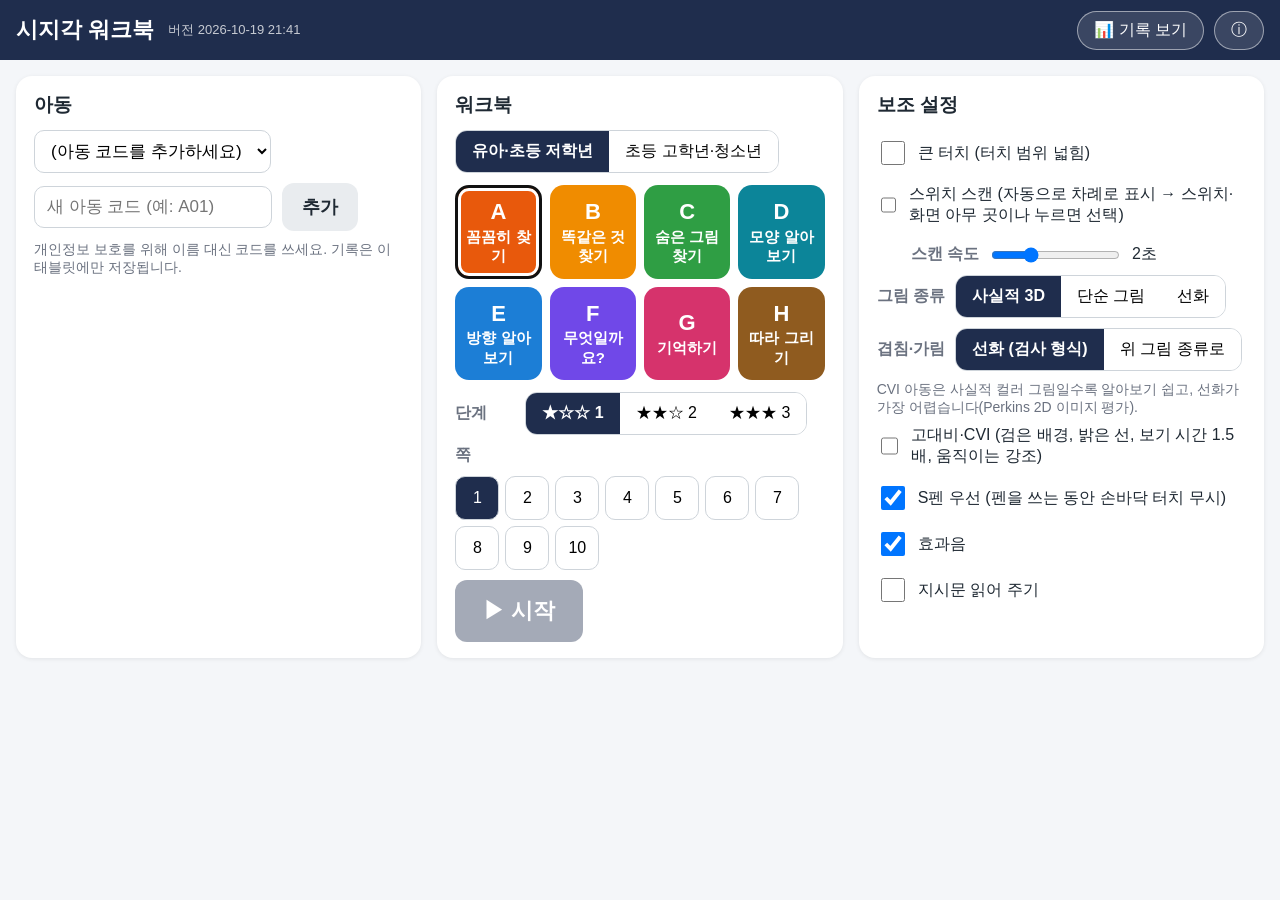
<file: index.html>
<!doctype html>
<html lang="ko">
<head>
<meta charset="utf-8">
<meta name="viewport" content="width=device-width, initial-scale=1, maximum-scale=1, user-scalable=no, viewport-fit=cover">
<meta name="theme-color" content="#1f2d4d">
<meta name="mobile-web-app-capable" content="yes">
<title>시지각 워크북</title>
<link rel="manifest" href="manifest.json">
<link rel="icon" href="icons/app-icon.svg">
<link rel="stylesheet" href="css/app.css">
</head>
<body>
<!-- 치료사 시작 화면 -->
<section id="home" class="screen on">
  <header class="topbar">
    <h1>시지각 워크북</h1>
    <span id="appVer" class="ver"></span>
    <div class="sp"></div>
    <button id="btnRecords" class="pill">📊 기록 보기</button>
    <button id="btnInfo" class="pill">ⓘ</button>
  </header>
  <div class="home-body">
    <div class="card">
      <h2>아동</h2>
      <div class="row">
        <select id="childSel"></select>
        <input id="childNew" placeholder="새 아동 코드 (예: A01)" maxlength="12">
        <button id="childAdd" class="btn">추가</button>
      </div>
      <p class="hint">개인정보 보호를 위해 이름 대신 코드를 쓰세요. 기록은 이 태블릿에만 저장됩니다.</p>
    </div>
    <div class="card">
      <h2>워크북</h2>
      <div class="seg" id="themeSeg"><button data-v="kid">유아·초등 저학년</button><button data-v="teen">초등 고학년·청소년</button></div>
      <div id="areaGrid" class="area-grid"></div>
      <div class="row">
        <span class="lbl">단계</span>
        <div class="seg" id="levelSeg"><button data-v="1">★☆☆ 1</button><button data-v="2">★★☆ 2</button><button data-v="3">★★★ 3</button></div>
      </div>
      <div class="row">
        <span class="lbl">쪽</span>
        <div id="pageRow" class="pages"></div>
      </div>
      <button id="btnStart" class="btn big">▶ 시작</button>
    </div>
    <div class="card">
      <h2>보조 설정</h2>
      <label class="tog"><input type="checkbox" id="optBig"> 큰 터치 (터치 범위 넓힘)</label>
      <label class="tog"><input type="checkbox" id="optScan"> 스위치 스캔 (자동으로 차례로 표시 → 스위치·화면 아무 곳이나 누르면 선택)</label>
      <div class="row sub"><span class="lbl">스캔 속도</span><input type="range" id="optScanSec" min="0.8" max="5" step="0.2"><output id="optScanOut"></output></div>
      <div class="row"><span class="lbl">그림 종류</span><div class="seg" id="picSeg"><button data-v="3d">사실적 3D</button><button data-v="flat">단순 그림</button><button data-v="line">선화</button></div></div>
      <div class="row"><span class="lbl">겹침·가림</span><div class="seg" id="lineSeg"><button data-v="line">선화 (검사 형식)</button><button data-v="real">위 그림 종류로</button></div></div>
      <p class="hint">CVI 아동은 사실적 컬러 그림일수록 알아보기 쉽고, 선화가 가장 어렵습니다(Perkins 2D 이미지 평가).</p>
      <label class="tog"><input type="checkbox" id="optCvi"> 고대비·CVI (검은 배경, 밝은 선, 보기 시간 1.5배, 움직이는 강조)</label>
      <label class="tog"><input type="checkbox" id="optPen"> S펜 우선 (펜을 쓰는 동안 손바닥 터치 무시)</label>
      <label class="tog"><input type="checkbox" id="optSound"> 효과음</label>
      <label class="tog"><input type="checkbox" id="optTts"> 지시문 읽어 주기</label>
    </div>
  </div>
</section>

<div id="updBanner" class="upd" hidden>새 버전을 받았어요. <button class="btn big" onclick="location.reload()">지금 적용</button></div>

<!-- 활동 화면 -->
<section id="play" class="screen">
  <header class="topbar play-bar">
    <button id="btnHome" class="home-btn" title="길게 누르면 끝내기">🏠<i></i></button>
    <div id="playTitle" class="ptitle"></div>
    <div id="progress" class="progress"></div>
    <button id="btnSpeak" class="pill">🔊</button>
  </header>
  <div id="instr" class="instr"></div>
  <div id="stage" class="stage"></div>
  <div id="tools" class="tools"></div>
</section>

<!-- 결과 -->
<section id="result" class="screen">
  <div class="result-card">
    <div id="resEmoji" class="res-emoji"></div>
    <h2 id="resTitle"></h2>
    <div id="resStats" class="res-stats"></div>
    <div class="row center">
      <button id="btnAgain" class="btn">다시 하기</button>
      <button id="btnNext" class="btn big">다음 쪽 ▶</button>
      <button id="btnToHome" class="btn">처음으로</button>
    </div>
  </div>
</section>

<!-- 기록 -->
<section id="records" class="screen">
  <header class="topbar">
    <button id="btnRecBack" class="pill">← 돌아가기</button>
    <h1>기록</h1>
    <div class="sp"></div>
    <select id="recChild"></select>
    <button id="btnDelChild" class="pill">🗑 이 아동 삭제</button>
  </header>
  <div class="rec-body">
    <div class="card"><h2>영역·단계별 최근 정답률</h2><div id="recMatrix"></div><p class="hint">최근 3회 평균. 90% 이상을 두 번 연속 넘으면 다음 단계를 권합니다.</p></div>
    <div class="card"><h2>회기 목록</h2><div id="recList"></div></div>
  </div>
</section>

<!-- 정보 -->
<dialog id="info">
  <h2>시지각 워크북</h2>
  <p>장애 소아청소년의 시지각 향상을 위한 치료용 워크북입니다. 인쇄용 워크북과 같은 문항이 나옵니다(쪽 번호가 같으면 같은 문항).</p>
  <p>끝내기: 활동 중 왼쪽 위 🏠를 1초 동안 누르세요.</p>
  <p class="small">사실적 3D 그림: Microsoft Fluent Emoji 3D — MIT License. 단순 그림·선화: OpenMoji (openmoji.org) — CC BY-SA 4.0. 격자·도형·미로 등은 프로그램으로 새로 만든 것입니다.</p>
  <button class="btn" onclick="this.closest('dialog').close()">닫기</button>
</dialog>

<script src="js/version.js"></script>
<script src="js/icons.js"></script>
<script src="js/core.js"></script>
<script src="js/outlines.js"></script>
<script src="js/tasks.js"></script>
<script src="js/app.js"></script>
</body>
</html>
</file>
<file: css/app.css>
:root { --bg: #f4f6f9; --card: #fff; --ink: #1f2933; --muted: #6b7280; --acc: #1f2d4d; --ok: #2f9e44; --bad: #e03131; --scan: #f59f00; }
* { box-sizing: border-box; -webkit-tap-highlight-color: transparent; }
html, body { margin: 0; height: 100%; background: var(--bg); color: var(--ink); font-family: "Malgun Gothic", "Noto Sans KR", sans-serif; overscroll-behavior: none; }
button, select, input { font: inherit; }
[hidden] { display: none !important; }

.screen { display: none; height: 100dvh; flex-direction: column; }
.screen.on { display: flex; }
.topbar { display: flex; align-items: center; gap: 10px; padding: 10px 16px; background: var(--acc); color: #fff; flex: none; min-height: 60px; }
.topbar h1 { font-size: 22px; margin: 0; }
.sp { flex: 1; }
.pill { border: 1px solid rgba(255,255,255,.5); background: rgba(255,255,255,.12); color: #fff; border-radius: 999px; padding: 8px 16px; font-size: 16px; cursor: pointer; }
.btn { border: 0; background: #e9ecef; color: var(--ink); border-radius: 12px; padding: 12px 20px; font-size: 18px; font-weight: 700; cursor: pointer; }
.btn.big { background: var(--acc); color: #fff; font-size: 22px; padding: 16px 28px; }
.btn.okc { background: var(--ok); color: #fff; }
.btn:disabled { opacity: .4; }

/* 시작 화면 */
.home-body, .rec-body { flex: 1; overflow: auto; padding: 16px; display: grid; gap: 16px; grid-template-columns: repeat(auto-fit, minmax(340px, 1fr)); align-content: start; }
.card { background: var(--card); border-radius: 16px; padding: 16px 18px; box-shadow: 0 1px 4px rgba(0,0,0,.08); }
.card h2 { margin: 0 0 12px; font-size: 19px; }
.row { display: flex; align-items: center; gap: 10px; flex-wrap: wrap; margin: 10px 0; }
.row.center { justify-content: center; }
.row.sub { margin-left: 34px; }
.lbl { min-width: 60px; font-weight: 700; color: var(--muted); }
.hint { color: var(--muted); font-size: 14px; margin: 6px 0 0; }
select, input[type=text], input:not([type]) { padding: 10px 12px; border-radius: 10px; border: 1px solid #ced4da; font-size: 17px; background: #fff; }
.seg { display: inline-flex; border-radius: 12px; overflow: hidden; border: 1px solid #ced4da; }
.seg button { border: 0; background: #fff; padding: 10px 16px; font-size: 16px; cursor: pointer; }
.seg button.on { background: var(--acc); color: #fff; font-weight: 700; }
.area-grid { display: grid; grid-template-columns: repeat(4, 1fr); gap: 8px; margin: 12px 0; }
.area-grid button { border: 3px solid transparent; border-radius: 14px; padding: 10px 6px; color: #fff; font-size: 15px; font-weight: 700; cursor: pointer; min-height: 70px; line-height: 1.3; }
.area-grid button b { display: block; font-size: 22px; }
.area-grid button.on { border-color: #111; box-shadow: 0 0 0 3px #fff inset; }
.pages { display: flex; flex-wrap: wrap; gap: 6px; }
.pages button { width: 44px; height: 44px; border-radius: 10px; border: 1px solid #ced4da; background: #fff; font-size: 16px; cursor: pointer; position: relative; }
.pages button.on { background: var(--acc); color: #fff; }
.pages button.done::after { content: "✓"; position: absolute; top: -6px; right: -4px; font-size: 13px; color: var(--ok); background: #fff; border-radius: 50%; }
.tog { display: flex; align-items: center; gap: 10px; padding: 8px 0; font-size: 16px; }
.tog input { width: 24px; height: 24px; }

/* 활동 화면 */
.play-bar { gap: 14px; }
.home-btn { position: relative; width: 52px; height: 44px; border-radius: 12px; border: 0; background: rgba(255,255,255,.15); font-size: 22px; cursor: pointer; overflow: hidden; }
.home-btn i { position: absolute; left: 0; bottom: 0; height: 4px; width: 0; background: #ffd43b; }
.ptitle { font-weight: 700; font-size: 18px; white-space: nowrap; }
.progress { flex: 1; display: flex; gap: 6px; justify-content: center; }
.progress span { width: 14px; height: 14px; border-radius: 50%; background: rgba(255,255,255,.3); }
.progress span.cur { background: #fff; transform: scale(1.3); }
.progress span.ok { background: #51cf66; }
.progress span.bad { background: #ffa94d; }
.instr { flex: none; padding: 10px 20px; font-size: 20px; font-weight: 700; background: #fff; border-bottom: 1px solid #e9ecef; }
.stage { flex: 1; min-height: 0; display: flex; align-items: center; justify-content: center; padding: 12px; position: relative; touch-action: none; }
.wrap { position: relative; background: #fff; border-radius: 12px; box-shadow: 0 1px 6px rgba(0,0,0,.08); }
.wrap svg { position: absolute; inset: 0; width: 100%; height: 100%; display: block; }
.wrap svg.ov { touch-action: none; }
.hitbox { fill: none; stroke: none; }
.tools { flex: none; display: flex; gap: 10px; justify-content: center; padding: 10px; min-height: 0; }
.tools:empty { display: none; }
.tools .sw { width: 46px; height: 46px; border-radius: 50%; border: 3px solid #fff; box-shadow: 0 0 0 2px #adb5bd; cursor: pointer; }
.tools .sw.on { box-shadow: 0 0 0 4px var(--acc); }
.countdown { position: absolute; left: 12px; right: 12px; bottom: 4px; height: 8px; background: #e9ecef; border-radius: 4px; overflow: hidden; }
.countdown i { display: block; height: 100%; background: var(--acc); width: 100%; }
.msg { position: absolute; top: 12px; left: 50%; transform: translateX(-50%); background: #fff3bf; padding: 8px 16px; border-radius: 10px; font-weight: 700; z-index: 2; }

/* 표시(오버레이) */
.mk-ok { fill: rgba(47,158,68,.14); stroke: var(--ok); stroke-width: 1.1; }
.mk-bad { fill: rgba(224,49,49,.18); stroke: var(--bad); stroke-width: 1.1; animation: shake .35s; }
.mk-scan { fill: rgba(245,159,0,.18); stroke: var(--scan); stroke-width: 1.6; }
.mk-cue { fill: none; stroke: var(--scan); stroke-width: 1.4; }
.ink { fill: none; stroke: #1971c2; stroke-linecap: round; stroke-linejoin: round; }
.snap { stroke: #1971c2; stroke-linecap: round; }
.miss { stroke: var(--ok); stroke-dasharray: 1.5 1.2; stroke-linecap: round; }
.extra { stroke: var(--bad); stroke-linecap: round; }
@keyframes shake { 0%,100% { transform: translateX(0); } 25% { transform: translateX(-1.2px); } 75% { transform: translateX(1.2px); } }
@keyframes pulse { 0%,100% { stroke-opacity: 1; } 50% { stroke-opacity: .25; } }
.pulse { animation: pulse 1s infinite; }

/* 결과 */
#result { align-items: center; justify-content: center; }
.result-card { background: #fff; border-radius: 20px; padding: 30px 40px; text-align: center; box-shadow: 0 2px 12px rgba(0,0,0,.1); max-width: 92vw; }
.res-emoji { font-size: 72px; }
.res-stats { font-size: 20px; line-height: 1.8; margin: 10px 0 20px; }

/* 기록 */
table.rec { width: 100%; border-collapse: collapse; font-size: 15px; }
table.rec th, table.rec td { border-bottom: 1px solid #e9ecef; padding: 8px 6px; text-align: center; }
table.rec th { color: var(--muted); font-weight: 700; }
.bar { height: 16px; border-radius: 4px; background: #e9ecef; overflow: hidden; min-width: 60px; }
.bar i { display: block; height: 100%; }
.up { color: var(--ok); font-weight: 700; }
dialog { border: 0; border-radius: 16px; max-width: 520px; line-height: 1.6; }
dialog .small { color: var(--muted); font-size: 14px; }

/* 고대비·CVI */
body.cvi #play { background: #000; }
body.cvi .instr { background: #000; color: #ffd43b; border-color: #333; font-size: 24px; }
body.cvi .wrap { background: #000; box-shadow: none; }
body.cvi .wrap svg.content { filter: invert(1) hue-rotate(180deg) contrast(1.25) saturate(1.3); }
/* 사진·3D 그림은 반전되지 않도록 한 번 더 뒤집어 원래 색으로 (선화는 흰 선이 되게 그대로 둠) */
body.cvi .wrap svg.content image.pic { filter: invert(1) hue-rotate(180deg); }
body.cvi .mk-ok { stroke: #69db7c; stroke-width: 1.8; fill: rgba(105,219,124,.2); }
body.cvi .mk-scan, body.cvi .mk-cue { stroke: #ffd43b; stroke-width: 2.2; }
body.cvi .ink, body.cvi .snap { stroke: #ffd43b; }
body.cvi .tools { background: #000; }
body.cvi .tools .btn { background: #222; color: #ffd43b; border: 2px solid #ffd43b; }

/* 버전 표시와 새 버전 알림 */
.ver { font-size: 13px; opacity: .75; margin-left: 4px; }
.upd { position: fixed; left: 50%; bottom: 20px; transform: translateX(-50%); z-index: 50; background: #fff3bf; border: 2px solid #f59f00; border-radius: 14px; padding: 12px 16px; font-size: 18px; font-weight: 700; display: flex; align-items: center; gap: 12px; box-shadow: 0 4px 16px rgba(0,0,0,.2); }
</file>
